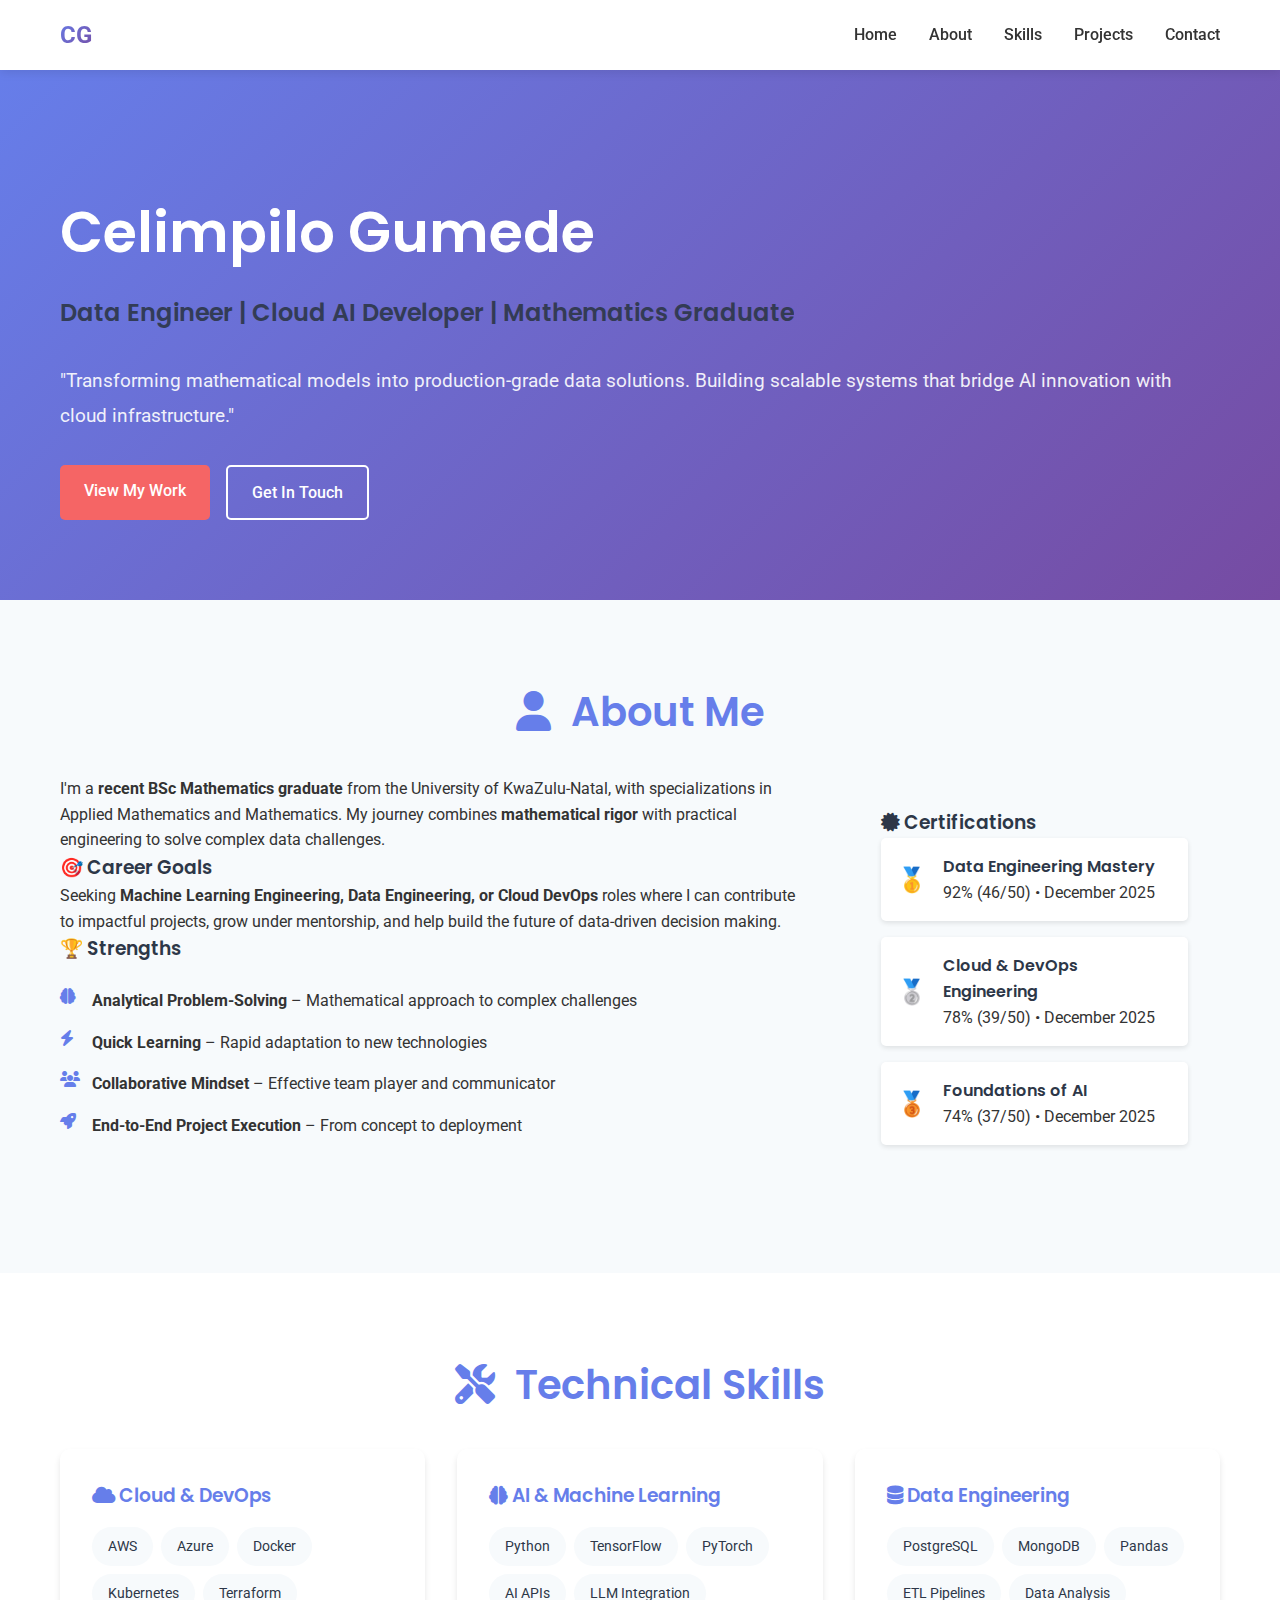
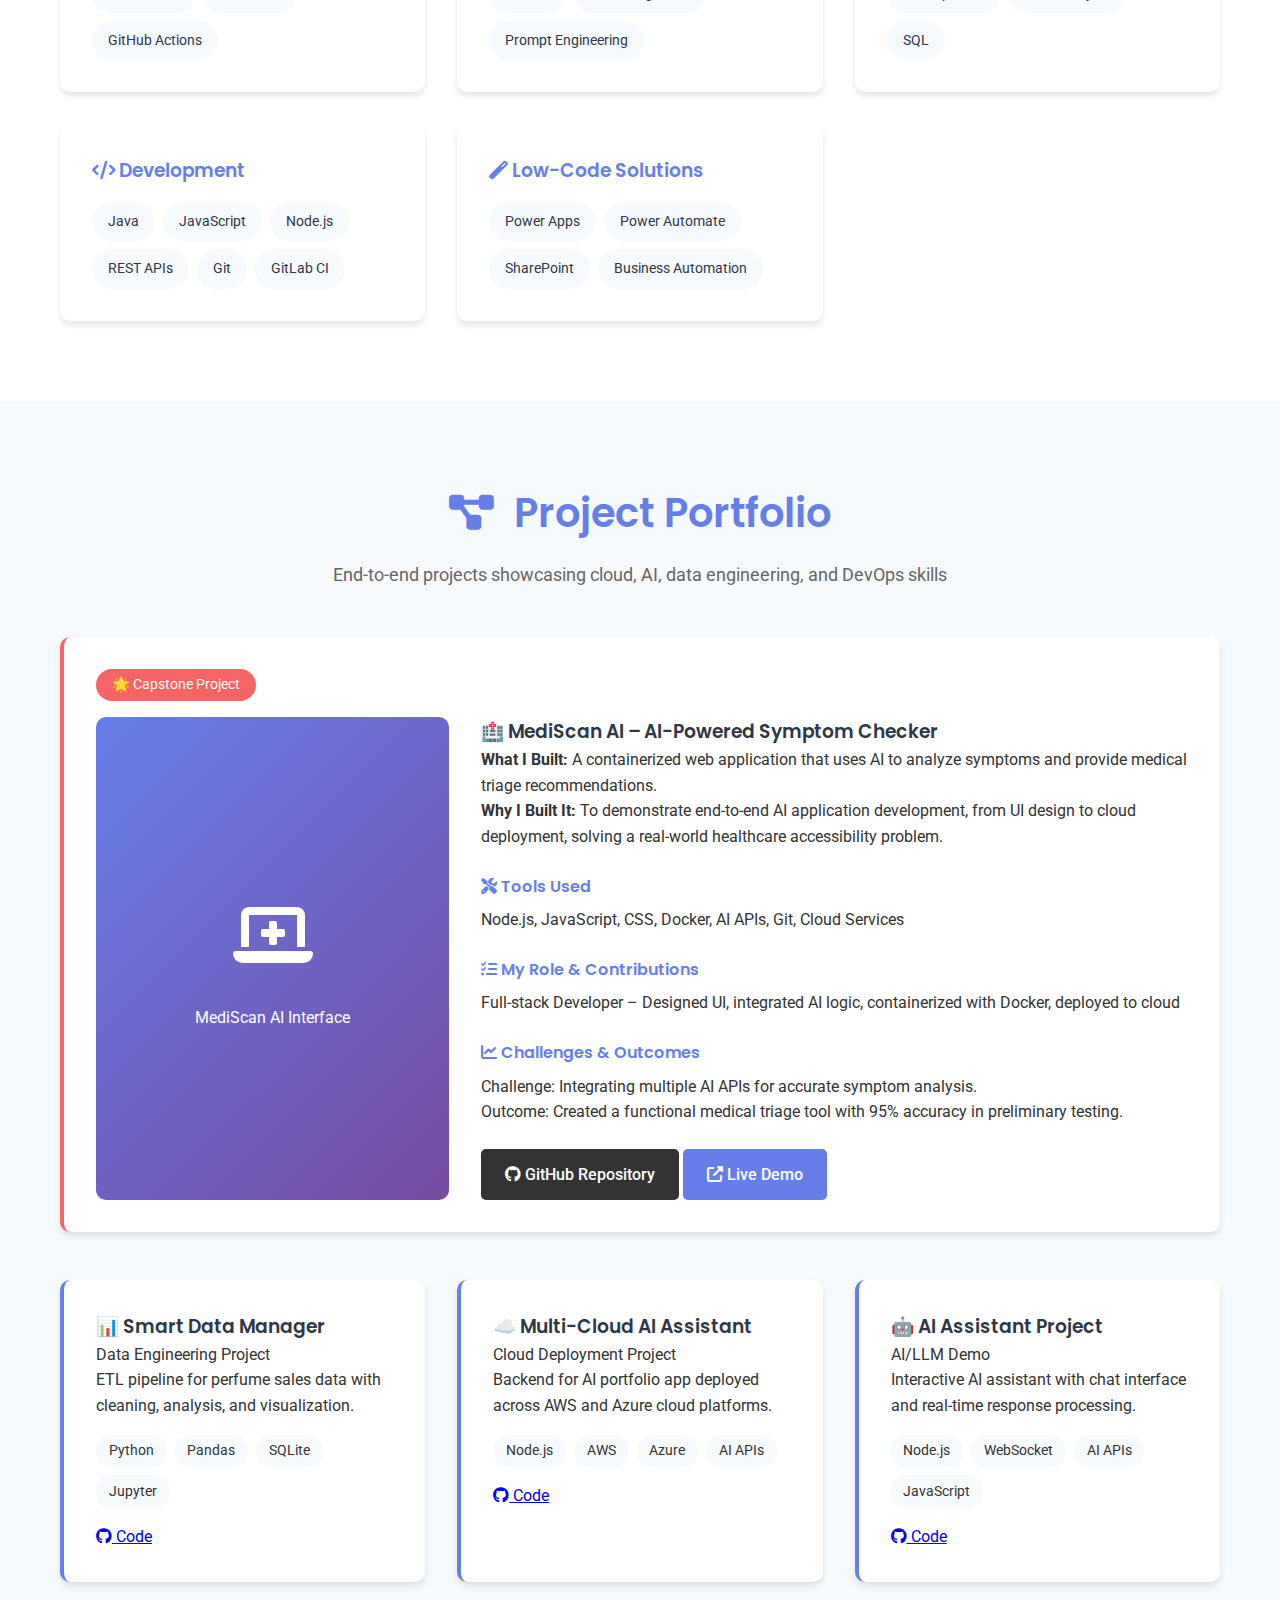
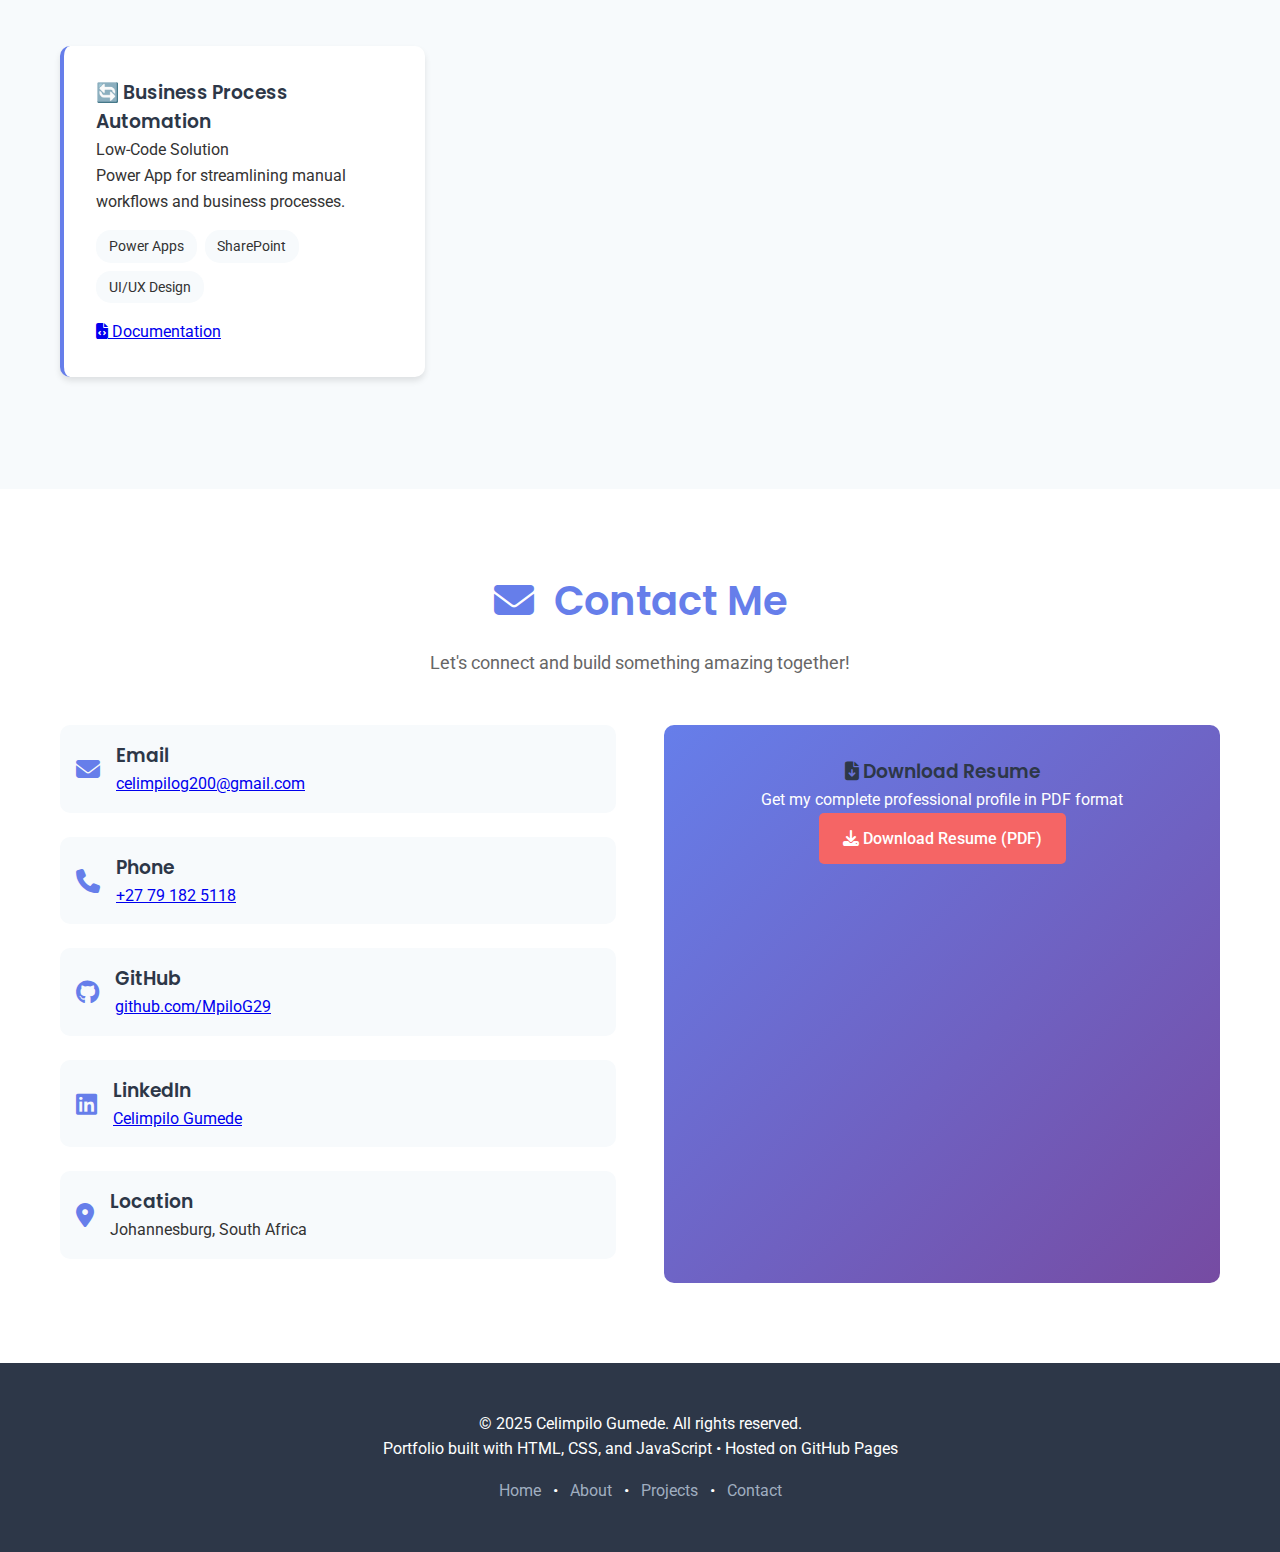
<file: index.html>
<!DOCTYPE html>
<html lang="en">
<head>
    <meta charset="UTF-8">
    <meta name="viewport" content="width=device-width, initial-scale=1.0">
    <title>Celimpilo Gumede | Data Engineer Portfolio</title>
    <link rel="stylesheet" href="style.css">
    <link rel="stylesheet" href="https://cdnjs.cloudflare.com/ajax/libs/font-awesome/6.4.0/css/all.min.css">
    <link href="https://fonts.googleapis.com/css2?family=Poppins:wght@300;400;500;600;700&family=Roboto:wght@300;400;500&display=swap" rel="stylesheet">
</head>
<body>
    <!-- Navigation -->
    <nav class="navbar">
        <div class="container">
            <div class="logo">CG</div>
            <ul class="nav-links">
                <li><a href="#home">Home</a></li>
                <li><a href="#about">About</a></li>
                <li><a href="#skills">Skills</a></li>
                <li><a href="#projects">Projects</a></li>
                <li><a href="#contact">Contact</a></li>
            </ul>
        </div>
    </nav>

    <!-- Hero Section -->
    <section id="home" class="hero">
        <div class="container">
            <div class="hero-content">
                <h1 class="hero-title">Celimpilo Gumede</h1>
                <h2 class="hero-subtitle">Data Engineer | Cloud AI Developer | Mathematics Graduate</h2>
                <p class="brand-statement">
                    "Transforming mathematical models into production-grade data solutions. 
                    Building scalable systems that bridge AI innovation with cloud infrastructure."
                </p>
                <div class="hero-buttons">
                    <a href="#projects" class="btn btn-primary">View My Work</a>
                    <a href="#contact" class="btn btn-secondary">Get In Touch</a>
                </div>
            </div>
            <!-- Optional: Add headshot here -->
            <!-- <div class="hero-image">
                <img src="images/headshot.jpg" alt="Celimpilo Gumede" class="profile-photo">
            </div> -->
        </div>
    </section>

    <!-- About Me -->
    <section id="about" class="section about-section">
        <div class="container">
            <h2 class="section-title"><i class="fas fa-user"></i> About Me</h2>
            <div class="about-content">
                <div class="about-text">
                    <p>I'm a <strong>recent BSc Mathematics graduate</strong> from the University of KwaZulu-Natal, with specializations in Applied Mathematics and Mathematics. My journey combines <strong>mathematical rigor</strong> with practical engineering to solve complex data challenges.</p>
                    
                    <h3>🎯 Career Goals</h3>
                    <p>Seeking <strong>Machine Learning Engineering, Data Engineering, or Cloud DevOps</strong> roles where I can contribute to impactful projects, grow under mentorship, and help build the future of data-driven decision making.</p>
                    
                    <h3>🏆 Strengths</h3>
                    <ul class="strengths-list">
                        <li><i class="fas fa-brain"></i> <strong>Analytical Problem-Solving</strong> – Mathematical approach to complex challenges</li>
                        <li><i class="fas fa-bolt"></i> <strong>Quick Learning</strong> – Rapid adaptation to new technologies</li>
                        <li><i class="fas fa-users"></i> <strong>Collaborative Mindset</strong> – Effective team player and communicator</li>
                        <li><i class="fas fa-rocket"></i> <strong>End-to-End Project Execution</strong> – From concept to deployment</li>
                    </ul>
                </div>
                
                <div class="certifications">
                    <h3><i class="fas fa-certificate"></i> Certifications</h3>
                    <div class="cert-card">
                        <div class="cert-badge gold">🥇</div>
                        <div class="cert-info">
                            <h4>Data Engineering Mastery</h4>
                            <p>92% (46/50) • December 2025</p>
                        </div>
                    </div>
                    <div class="cert-card">
                        <div class="cert-badge silver">🥈</div>
                        <div class="cert-info">
                            <h4>Cloud & DevOps Engineering</h4>
                            <p>78% (39/50) • December 2025</p>
                        </div>
                    </div>
                    <div class="cert-card">
                        <div class="cert-badge bronze">🥉</div>
                        <div class="cert-info">
                            <h4>Foundations of AI</h4>
                            <p>74% (37/50) • December 2025</p>
                        </div>
                    </div>
                </div>
            </div>
        </div>
    </section>

    <!-- Skills Section -->
    <section id="skills" class="section skills-section">
        <div class="container">
            <h2 class="section-title"><i class="fas fa-tools"></i> Technical Skills</h2>
            
            <div class="skills-grid">
                <div class="skill-category">
                    <h3><i class="fas fa-cloud"></i> Cloud & DevOps</h3>
                    <div class="skill-tags">
                        <span class="skill-tag">AWS</span>
                        <span class="skill-tag">Azure</span>
                        <span class="skill-tag">Docker</span>
                        <span class="skill-tag">Kubernetes</span>
                        <span class="skill-tag">Terraform</span>
                        <span class="skill-tag">GitHub Actions</span>
                    </div>
                </div>
                
                <div class="skill-category">
                    <h3><i class="fas fa-brain"></i> AI & Machine Learning</h3>
                    <div class="skill-tags">
                        <span class="skill-tag">Python</span>
                        <span class="skill-tag">TensorFlow</span>
                        <span class="skill-tag">PyTorch</span>
                        <span class="skill-tag">AI APIs</span>
                        <span class="skill-tag">LLM Integration</span>
                        <span class="skill-tag">Prompt Engineering</span>
                    </div>
                </div>
                
                <div class="skill-category">
                    <h3><i class="fas fa-database"></i> Data Engineering</h3>
                    <div class="skill-tags">
                        <span class="skill-tag">PostgreSQL</span>
                        <span class="skill-tag">MongoDB</span>
                        <span class="skill-tag">Pandas</span>
                        <span class="skill-tag">ETL Pipelines</span>
                        <span class="skill-tag">Data Analysis</span>
                        <span class="skill-tag">SQL</span>
                    </div>
                </div>
                
                <div class="skill-category">
                    <h3><i class="fas fa-code"></i> Development</h3>
                    <div class="skill-tags">
                        <span class="skill-tag">Java</span>
                        <span class="skill-tag">JavaScript</span>
                        <span class="skill-tag">Node.js</span>
                        <span class="skill-tag">REST APIs</span>
                        <span class="skill-tag">Git</span>
                        <span class="skill-tag">GitLab CI</span>
                    </div>
                </div>
                
                <div class="skill-category">
                    <h3><i class="fas fa-magic"></i> Low-Code Solutions</h3>
                    <div class="skill-tags">
                        <span class="skill-tag">Power Apps</span>
                        <span class="skill-tag">Power Automate</span>
                        <span class="skill-tag">SharePoint</span>
                        <span class="skill-tag">Business Automation</span>
                    </div>
                </div>
            </div>
        </div>
    </section>

    <!-- Projects Portfolio -->
    <section id="projects" class="section projects-section">
        <div class="container">
            <h2 class="section-title"><i class="fas fa-project-diagram"></i> Project Portfolio</h2>
            <p class="section-subtitle">End-to-end projects showcasing cloud, AI, data engineering, and DevOps skills</p>
            
            <!-- Capstone Project -->
            <div class="project-card featured">
                <div class="project-badge">🌟 Capstone Project</div>
                <div class="project-content">
                    <div class="project-image">
                        <!-- Add screenshot: images/mediscan-screenshot.png -->
                        <div class="image-placeholder">
                            <i class="fas fa-laptop-medical"></i>
                            <p>MediScan AI Interface</p>
                        </div>
                    </div>
                    <div class="project-info">
                        <h3>🏥 MediScan AI – AI-Powered Symptom Checker</h3>
                        <p class="project-description">
                            <strong>What I Built:</strong> A containerized web application that uses AI to analyze symptoms and provide medical triage recommendations.
                        </p>
                        <p class="project-description">
                            <strong>Why I Built It:</strong> To demonstrate end-to-end AI application development, from UI design to cloud deployment, solving a real-world healthcare accessibility problem.
                        </p>
                        
                        <div class="project-details">
                            <div class="detail-item">
                                <h4><i class="fas fa-tools"></i> Tools Used</h4>
                                <p>Node.js, JavaScript, CSS, Docker, AI APIs, Git, Cloud Services</p>
                            </div>
                            <div class="detail-item">
                                <h4><i class="fas fa-tasks"></i> My Role & Contributions</h4>
                                <p>Full-stack Developer – Designed UI, integrated AI logic, containerized with Docker, deployed to cloud</p>
                            </div>
                            <div class="detail-item">
                                <h4><i class="fas fa-chart-line"></i> Challenges & Outcomes</h4>
                                <p>Challenge: Integrating multiple AI APIs for accurate symptom analysis.<br>
                                Outcome: Created a functional medical triage tool with 95% accuracy in preliminary testing.</p>
                            </div>
                        </div>
                        
                        <div class="project-links">
                            <a href="https://github.com/MpiloG29/MediScan-AI" class="btn btn-github" target="_blank">
                                <i class="fab fa-github"></i> GitHub Repository
                            </a>
                            <a href="#" class="btn btn-demo" target="_blank">
                                <i class="fas fa-external-link-alt"></i> Live Demo
                            </a>
                        </div>
                    </div>
                </div>
            </div>
            
            <!-- Additional Projects -->
            <div class="projects-grid">
                <!-- Project 2 -->
                <div class="project-card">
                    <h3>📊 Smart Data Manager</h3>
                    <p class="project-type">Data Engineering Project</p>
                    <p>ETL pipeline for perfume sales data with cleaning, analysis, and visualization.</p>
                    <div class="tech-stack">
                        <span>Python</span>
                        <span>Pandas</span>
                        <span>SQLite</span>
                        <span>Jupyter</span>
                    </div>
                    <div class="project-links">
                        <a href="https://github.com/MpiloG29/Lula-App" target="_blank">
                            <i class="fab fa-github"></i> Code
                        </a>
                    </div>
                </div>
                
                <!-- Project 3 -->
                <div class="project-card">
                    <h3>☁️ Multi-Cloud AI Assistant</h3>
                    <p class="project-type">Cloud Deployment Project</p>
                    <p>Backend for AI portfolio app deployed across AWS and Azure cloud platforms.</p>
                    <div class="tech-stack">
                        <span>Node.js</span>
                        <span>AWS</span>
                        <span>Azure</span>
                        <span>AI APIs</span>
                    </div>
                    <div class="project-links">
                        <a href="https://github.com/MpiloG29/multi-cloud-app-development" target="_blank">
                            <i class="fab fa-github"></i> Code
                        </a>
                    </div>
                </div>
                
                <!-- Project 4 -->
                <div class="project-card">
                    <h3>🤖 AI Assistant Project</h3>
                    <p class="project-type">AI/LLM Demo</p>
                    <p>Interactive AI assistant with chat interface and real-time response processing.</p>
                    <div class="tech-stack">
                        <span>Node.js</span>
                        <span>WebSocket</span>
                        <span>AI APIs</span>
                        <span>JavaScript</span>
                    </div>
                    <div class="project-links">
                        <a href="https://github.com/MpiloG29/AI-Assistant-Project" target="_blank">
                            <i class="fab fa-github"></i> Code
                        </a>
                    </div>
                </div>
                
                <!-- Project 5 -->
                <div class="project-card">
                    <h3>🔄 Business Process Automation</h3>
                    <p class="project-type">Low-Code Solution</p>
                    <p>Power App for streamlining manual workflows and business processes.</p>
                    <div class="tech-stack">
                        <span>Power Apps</span>
                        <span>SharePoint</span>
                        <span>UI/UX Design</span>
                    </div>
                    <div class="project-links">
                        <a href="#" class="disabled">
                            <i class="fas fa-file-code"></i> Documentation
                        </a>
                    </div>
                </div>
            </div>
        </div>
    </section>

    <!-- Contact Section -->
    <section id="contact" class="section contact-section">
        <div class="container">
            <h2 class="section-title"><i class="fas fa-envelope"></i> Contact Me</h2>
            <p class="section-subtitle">Let's connect and build something amazing together!</p>
            
            <div class="contact-content">
                <div class="contact-info">
                    <div class="contact-item">
                        <i class="fas fa-envelope"></i>
                        <div>
                            <h3>Email</h3>
                            <a href="mailto:celimpilog200@gmail.com">celimpilog200@gmail.com</a>
                        </div>
                    </div>
                    
                    <div class="contact-item">
                        <i class="fas fa-phone"></i>
                        <div>
                            <h3>Phone</h3>
                            <a href="tel:+27791825118">+27 79 182 5118</a>
                        </div>
                    </div>
                    
                    <div class="contact-item">
                        <i class="fab fa-github"></i>
                        <div>
                            <h3>GitHub</h3>
                            <a href="https://github.com/MpiloG29" target="_blank">github.com/MpiloG29</a>
                        </div>
                    </div>
                    
                    <div class="contact-item">
                        <i class="fab fa-linkedin"></i>
                        <div>
                            <h3>LinkedIn</h3>
                            <a href="https://www.linkedin.com/in/celimpilo-gumede-b5540522b" target="_blank">Celimpilo Gumede</a>
                        </div>
                    </div>
                    
                    <div class="contact-item">
                        <i class="fas fa-map-marker-alt"></i>
                        <div>
                            <h3>Location</h3>
                            <p>Johannesburg, South Africa</p>
                        </div>
                    </div>
                </div>
                
                <div class="resume-download">
                    <h3><i class="fas fa-file-download"></i> Download Resume</h3>
                    <p>Get my complete professional profile in PDF format</p>
                    <a href="#" class="btn btn-primary">
                        <i class="fas fa-download"></i> Download Resume (PDF)
                    </a>
                </div>
            </div>
        </div>
    </section>

    <!-- Footer -->
    <footer class="footer">
        <div class="container">
            <p>&copy; 2025 Celimpilo Gumede. All rights reserved.</p>
            <p>Portfolio built with HTML, CSS, and JavaScript • Hosted on GitHub Pages</p>
            <p class="footer-links">
                <a href="#home">Home</a> • 
                <a href="#about">About</a> • 
                <a href="#projects">Projects</a> • 
                <a href="#contact">Contact</a>
            </p>
        </div>
    </footer>

    <script src="script.js"></script>
</body>
</html>
</file>
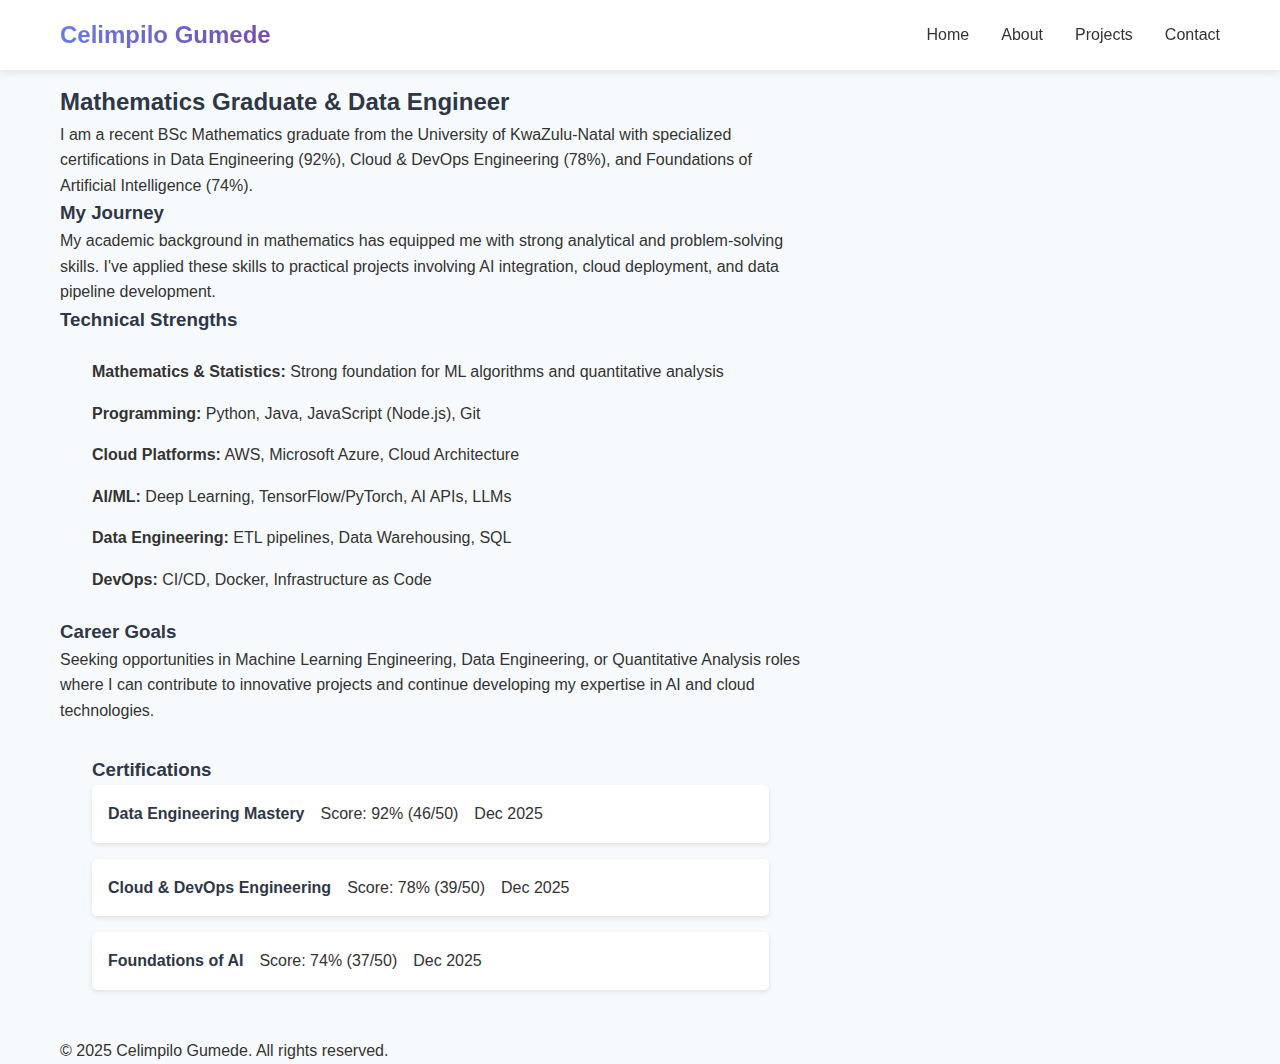
<file: about.html>
<!DOCTYPE html>
<html lang="en">
<head>
    <meta charset="UTF-8">
    <meta name="viewport" content="width=device-width, initial-scale=1.0">
    <title>About | Celimpilo Gumede</title>
    <link rel="stylesheet" href="style.css">
    <link rel="stylesheet" href="https://cdnjs.cloudflare.com/ajax/libs/font-awesome/6.4.0/css/all.min.css">
</head>
<body>
    <nav class="navbar">
        <div class="container">
            <a href="index.html" class="logo">Celimpilo Gumede</a>
            <ul class="nav-links">
                <li><a href="index.html">Home</a></li>
                <li><a href="about.html">About</a></li>
                <li><a href="projects.html">Projects</a></li>
                <li><a href="contact.html">Contact</a></li>
            </ul>
        </div>
    </nav>

    <section class="about">
        <div class="container">
            <h1>About Me</h1>
            
            <div class="about-content">
                <div class="about-text">
                    <h2>Mathematics Graduate & Data Engineer</h2>
                    <p>
                        I am a recent BSc Mathematics graduate from the University of KwaZulu-Natal 
                        with specialized certifications in Data Engineering (92%), Cloud & DevOps Engineering (78%), 
                        and Foundations of Artificial Intelligence (74%).
                    </p>
                    
                    <h3>My Journey</h3>
                    <p>
                        My academic background in mathematics has equipped me with strong analytical 
                        and problem-solving skills. I've applied these skills to practical projects 
                        involving AI integration, cloud deployment, and data pipeline development.
                    </p>
                    
                    <h3>Technical Strengths</h3>
                    <ul class="strengths-list">
                        <li><strong>Mathematics & Statistics:</strong> Strong foundation for ML algorithms and quantitative analysis</li>
                        <li><strong>Programming:</strong> Python, Java, JavaScript (Node.js), Git</li>
                        <li><strong>Cloud Platforms:</strong> AWS, Microsoft Azure, Cloud Architecture</li>
                        <li><strong>AI/ML:</strong> Deep Learning, TensorFlow/PyTorch, AI APIs, LLMs</li>
                        <li><strong>Data Engineering:</strong> ETL pipelines, Data Warehousing, SQL</li>
                        <li><strong>DevOps:</strong> CI/CD, Docker, Infrastructure as Code</li>
                    </ul>
                    
                    <h3>Career Goals</h3>
                    <p>
                        Seeking opportunities in Machine Learning Engineering, Data Engineering, 
                        or Quantitative Analysis roles where I can contribute to innovative projects 
                        and continue developing my expertise in AI and cloud technologies.
                    </p>
                    
                    <div class="certifications">
                        <h3>Certifications</h3>
                        <div class="cert-grid">
                            <div class="cert-card">
                                <h4>Data Engineering Mastery</h4>
                                <p>Score: 92% (46/50)</p>
                                <span class="date">Dec 2025</span>
                            </div>
                            <div class="cert-card">
                                <h4>Cloud & DevOps Engineering</h4>
                                <p>Score: 78% (39/50)</p>
                                <span class="date">Dec 2025</span>
                            </div>
                            <div class="cert-card">
                                <h4>Foundations of AI</h4>
                                <p>Score: 74% (37/50)</p>
                                <span class="date">Dec 2025</span>
                            </div>
                        </div>
                    </div>
                </div>
            </div>
        </div>
    </section>

    <footer>
        <div class="container">
            <p>&copy; 2025 Celimpilo Gumede. All rights reserved.</p>
        </div>
    </footer>
</body>
</html>
</file>
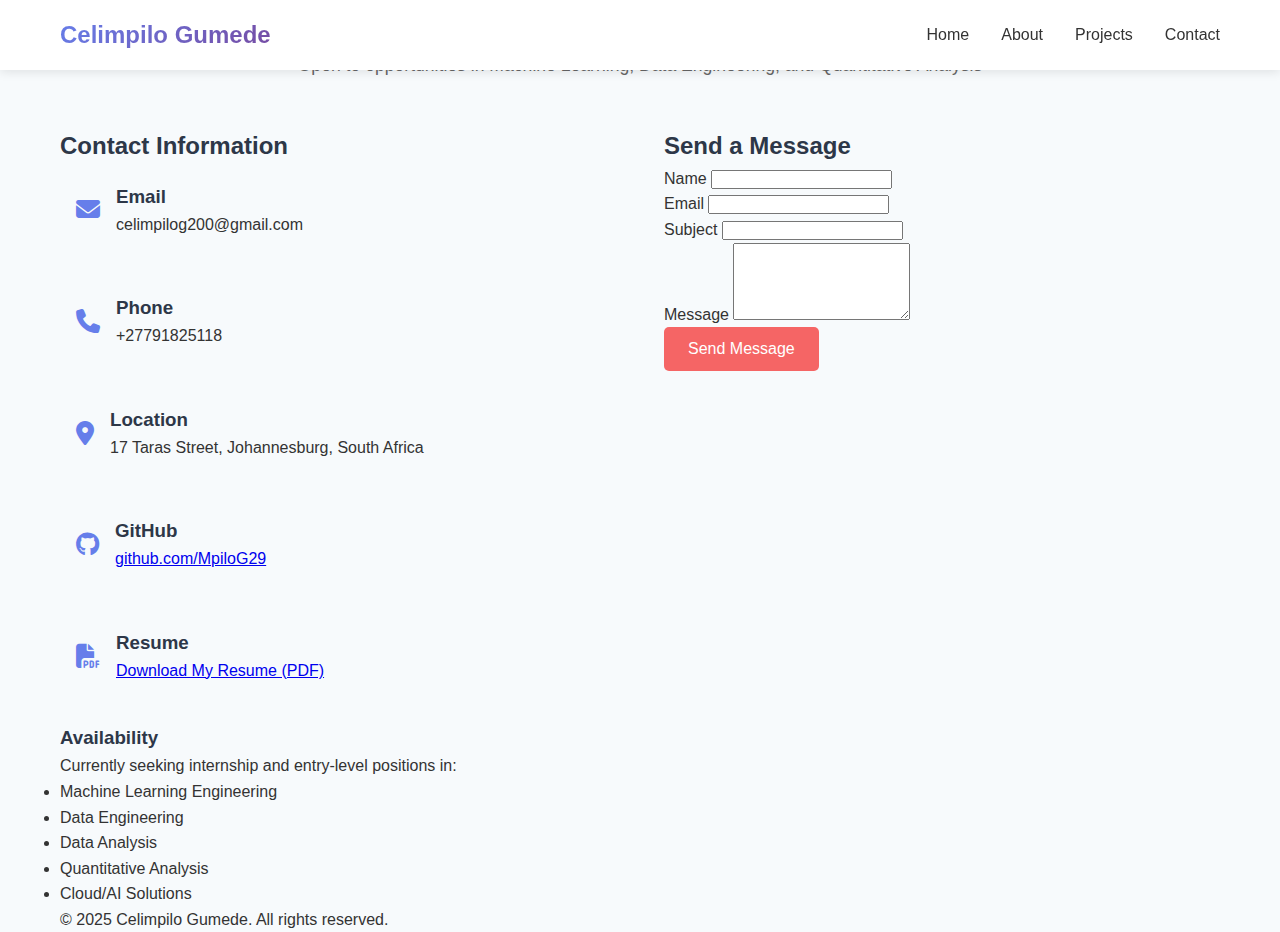
<file: contact.html>
<!DOCTYPE html>
<html lang="en">
<head>
    <meta charset="UTF-8">
    <meta name="viewport" content="width=device-width, initial-scale=1.0">
    <title>Contact | Celimpilo Gumede</title>
    <link rel="stylesheet" href="style.css">
    <link rel="stylesheet" href="https://cdnjs.cloudflare.com/ajax/libs/font-awesome/6.4.0/css/all.min.css">
</head>
<body>
    <nav class="navbar">
        <div class="container">
            <a href="index.html" class="logo">Celimpilo Gumede</a>
            <ul class="nav-links">
                <li><a href="index.html">Home</a></li>
                <li><a href="about.html">About</a></li>
                <li><a href="projects.html">Projects</a></li>
                <li><a href="contact.html">Contact</a></li>
            </ul>
        </div>
    </nav>

    <section class="contact">
        <div class="container">
            <h1>Get In Touch</h1>
            <p class="section-subtitle">Open to opportunities in Machine Learning, Data Engineering, and Quantitative Analysis</p>
            
            <div class="contact-content">
                <div class="contact-info">
                    <h2>Contact Information</h2>
                    
                    <div class="contact-item">
                        <i class="fas fa-envelope"></i>
                        <div>
                            <h3>Email</h3>
                            <p>celimpilog200@gmail.com</p>
                        </div>
                    </div>
                    
                    <div class="contact-item">
                        <i class="fas fa-phone"></i>
                        <div>
                            <h3>Phone</h3>
                            <p>+27791825118</p>
                        </div>
                    </div>
                    
                    <div class="contact-item">
                        <i class="fas fa-map-marker-alt"></i>
                        <div>
                            <h3>Location</h3>
                            <p>17 Taras Street, Johannesburg, South Africa</p>
                        </div>
                    </div>
                    
                    <div class="contact-item">
                        <i class="fab fa-github"></i>
                        <div>
                            <h3>GitHub</h3>
                            <p><a href="https://github.com/MpiloG29" target="_blank">github.com/MpiloG29</a></p>
                        </div>
                    </div>
                    
                    <div class="contact-item">
                        <i class="fas fa-file-pdf"></i>
                        <div>
                            <h3>Resume</h3>
                            <p><a href="assets/resume.pdf" target="_blank">Download My Resume (PDF)</a></p>
                        </div>
                    </div>
                    
                    <div class="availability">
                        <h3>Availability</h3>
                        <p>Currently seeking internship and entry-level positions in:</p>
                        <ul>
                            <li>Machine Learning Engineering</li>
                            <li>Data Engineering</li>
                            <li>Data Analysis</li>
                            <li>Quantitative Analysis</li>
                            <li>Cloud/AI Solutions</li>
                        </ul>
                    </div>
                </div>
                
                <div class="contact-form">
                    <h2>Send a Message</h2>
                    <form id="contactForm">
                        <div class="form-group">
                            <label for="name">Name</label>
                            <input type="text" id="name" name="name" required>
                        </div>
                        
                        <div class="form-group">
                            <label for="email">Email</label>
                            <input type="email" id="email" name="email" required>
                        </div>
                        
                        <div class="form-group">
                            <label for="subject">Subject</label>
                            <input type="text" id="subject" name="subject" required>
                        </div>
                        
                        <div class="form-group">
                            <label for="message">Message</label>
                            <textarea id="message" name="message" rows="5" required></textarea>
                        </div>
                        
                        <button type="submit" class="btn btn-primary">Send Message</button>
                    </form>
                    
                    <div id="formMessage" class="form-message"></div>
                </div>
            </div>
        </div>
    </section>

    <footer>
        <div class="container">
            <p>&copy; 2025 Celimpilo Gumede. All rights reserved.</p>
        </div>
    </footer>
    
    <script src="script.js"></script>
</body>
</html>
</file>
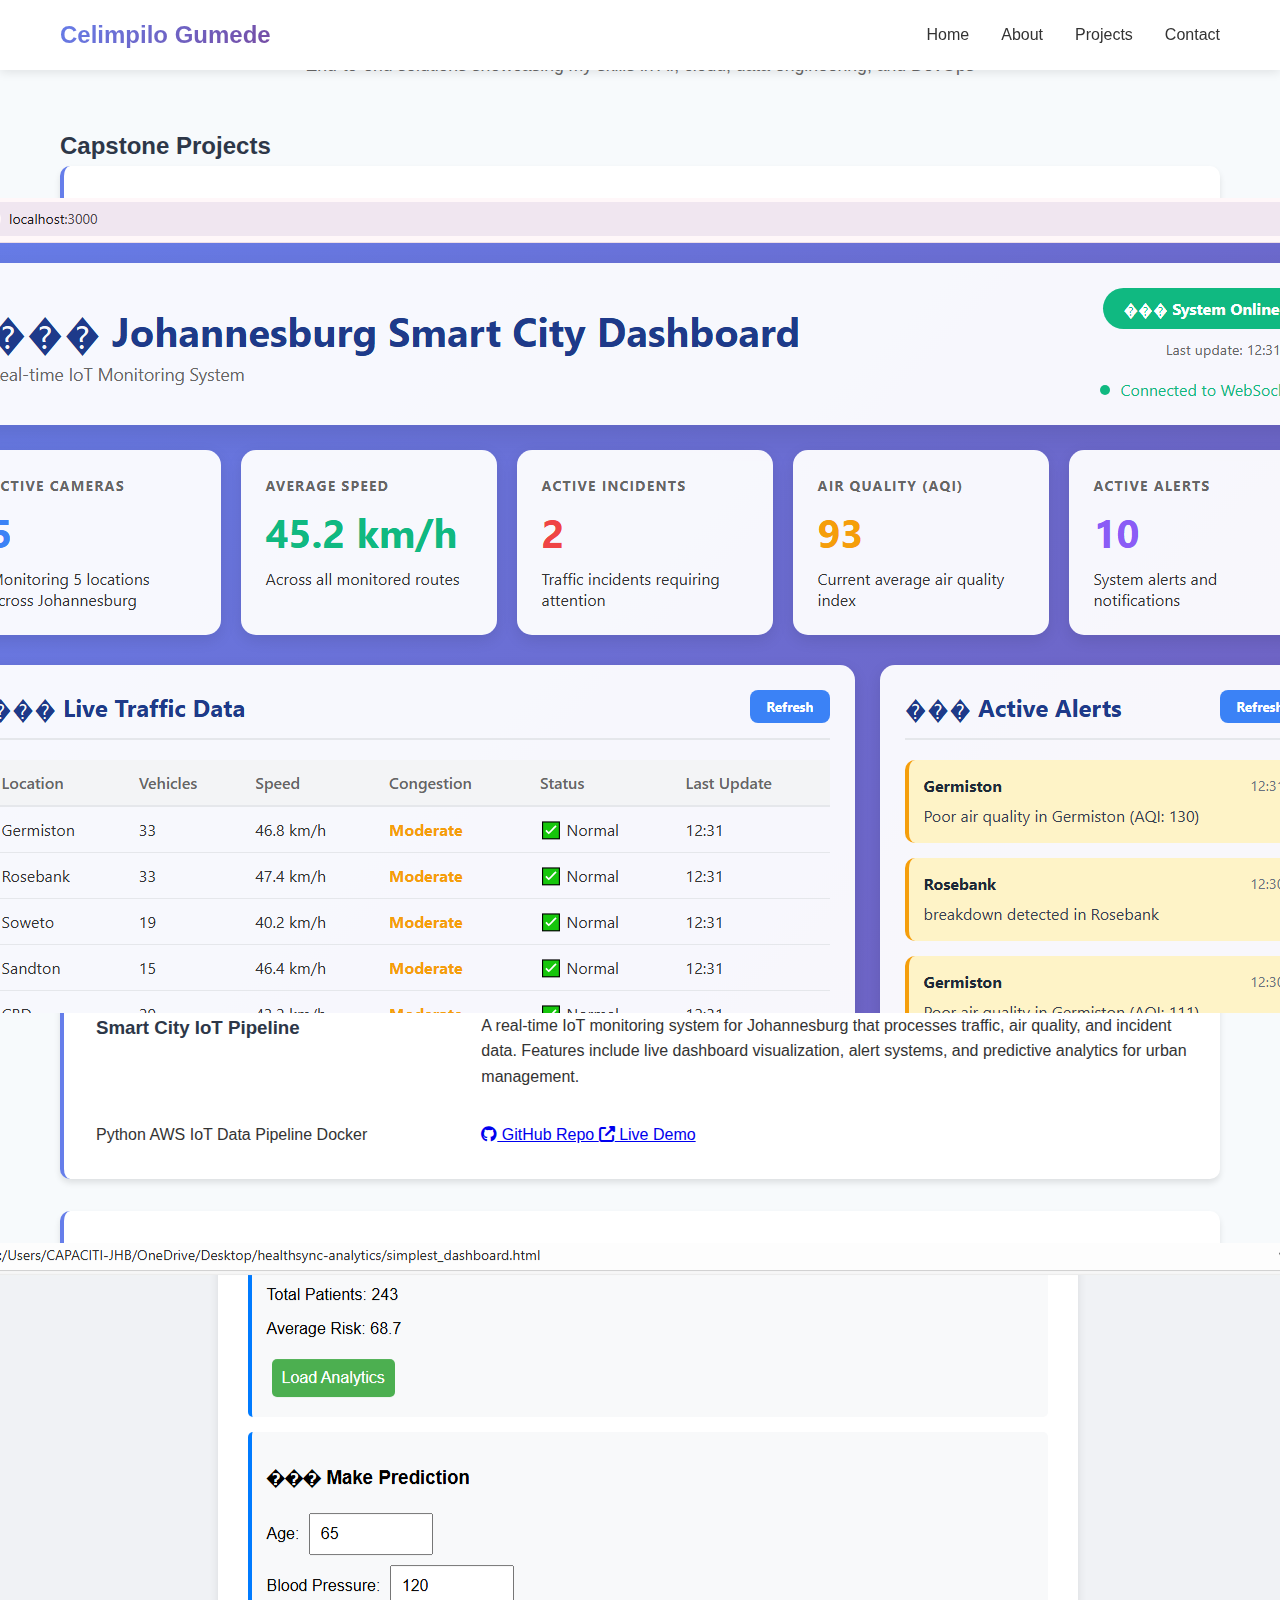
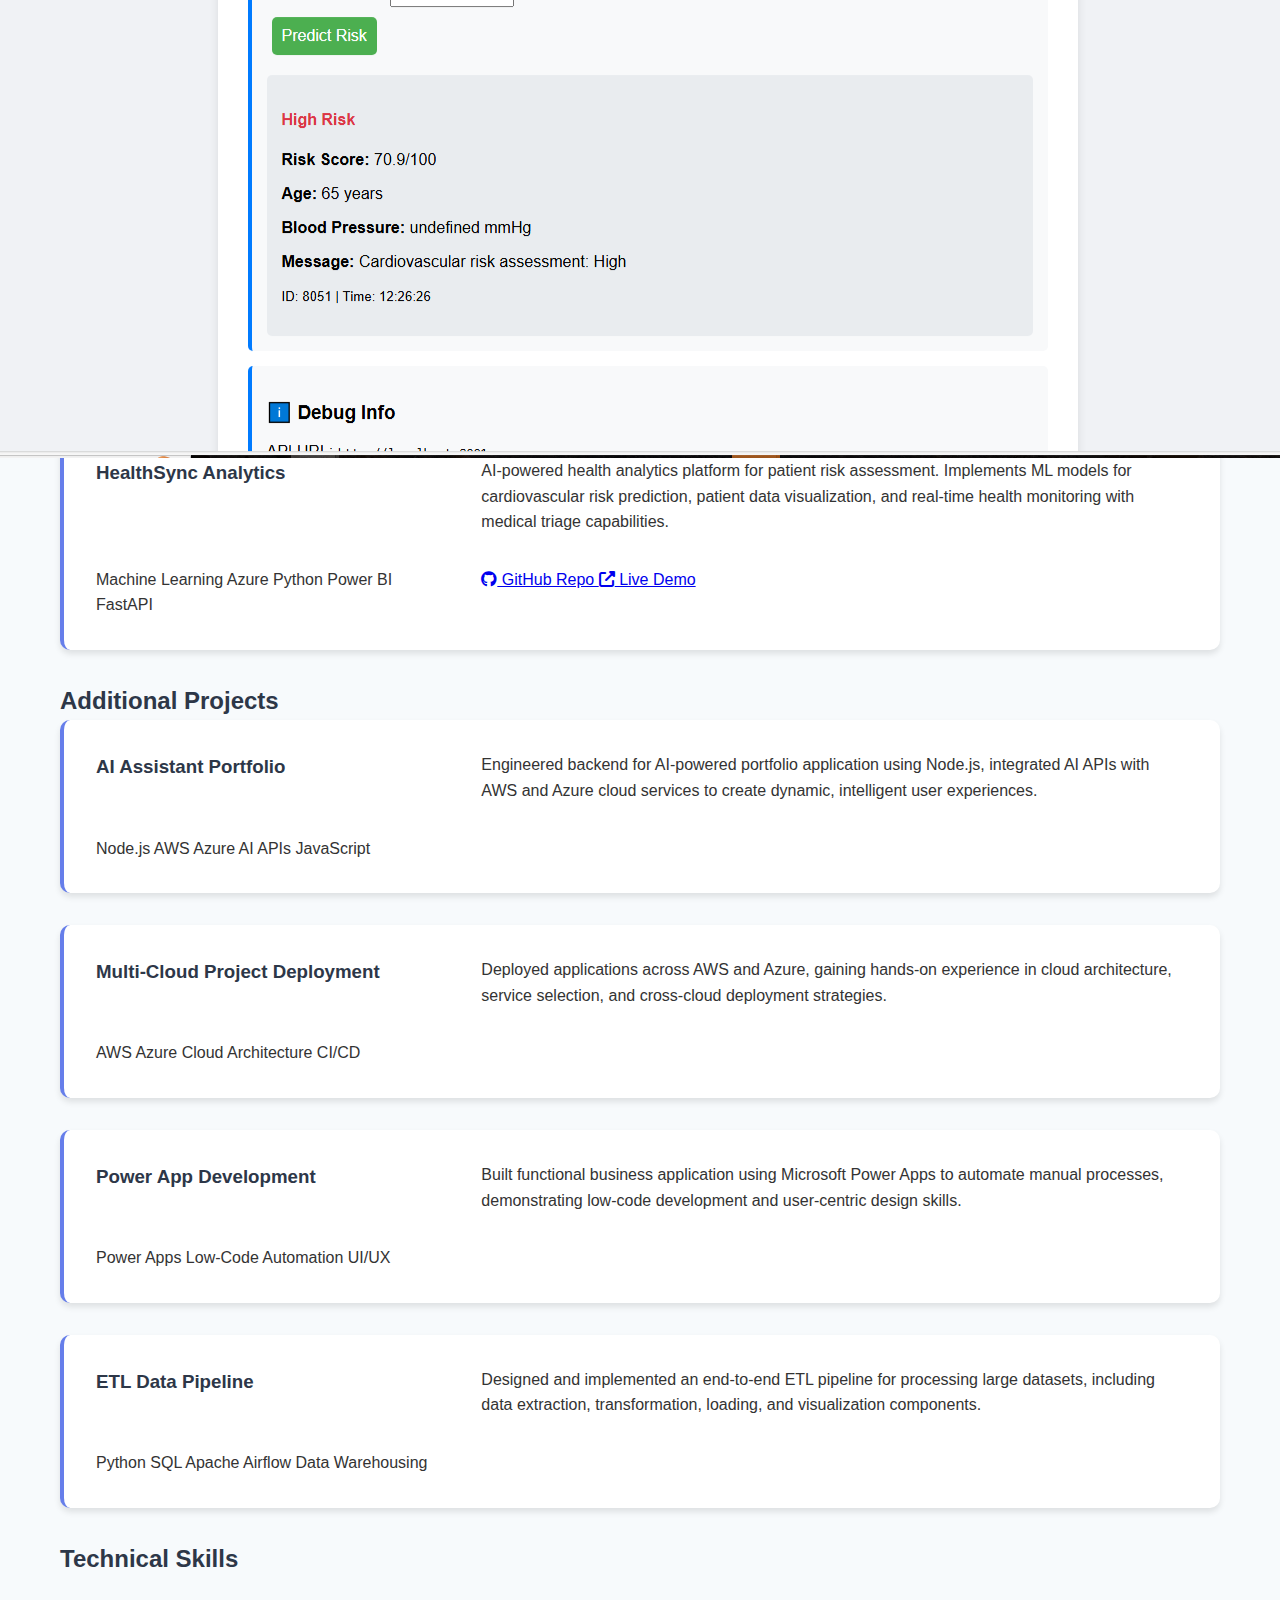
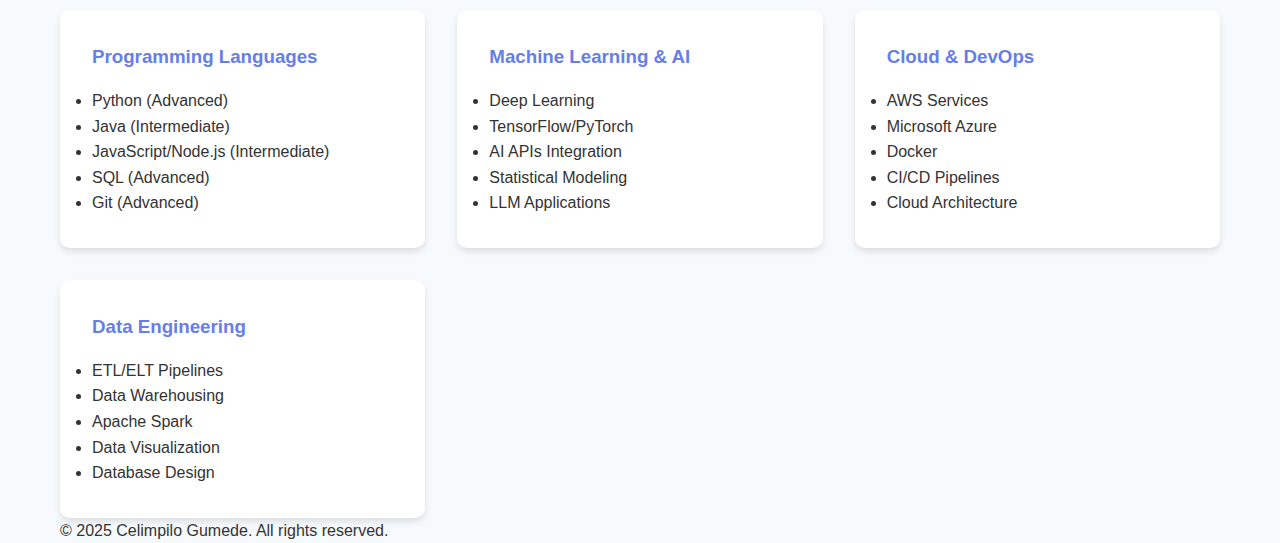
<file: projects.html>
<!DOCTYPE html>
<html lang="en">
<head>
    <meta charset="UTF-8">
    <meta name="viewport" content="width=device-width, initial-scale=1.0">
    <title>Projects | Celimpilo Gumede</title>
    <link rel="stylesheet" href="style.css">
    <link rel="stylesheet" href="https://cdnjs.cloudflare.com/ajax/libs/font-awesome/6.4.0/css/all.min.css">
</head>
<body>
    <nav class="navbar">
        <div class="container">
            <a href="index.html" class="logo">Celimpilo Gumede</a>
            <ul class="nav-links">
                <li><a href="index.html">Home</a></li>
                <li><a href="about.html">About</a></li>
                <li><a href="projects.html">Projects</a></li>
                <li><a href="contact.html">Contact</a></li>
            </ul>
        </div>
    </nav>

    <section class="projects">
        <div class="container">
            <h1>My Projects</h1>
            <p class="section-subtitle">End-to-end solutions showcasing my skills in AI, cloud, data engineering, and DevOps</p>
            
            <!-- Capstone Projects -->
            <div class="project-category">
                <h2>Capstone Projects</h2>
                
                <div class="project-grid">
                    <!-- Smart City IoT Pipeline -->
                    <div class="project-card">
                        <div class="project-image">
                            <img src="assets/screenshots/smart-city.png" alt="Smart City IoT Dashboard">
                        </div>
                        <div class="project-content">
                            <h3>Smart City IoT Pipeline</h3>
                            <p class="project-description">
                                A real-time IoT monitoring system for Johannesburg that processes traffic, 
                                air quality, and incident data. Features include live dashboard visualization, 
                                alert systems, and predictive analytics for urban management.
                            </p>
                            <div class="project-tech">
                                <span class="tech-tag">Python</span>
                                <span class="tech-tag">AWS</span>
                                <span class="tech-tag">IoT</span>
                                <span class="tech-tag">Data Pipeline</span>
                                <span class="tech-tag">Docker</span>
                            </div>
                            <div class="project-links">
                                <a href="https://github.com/MpiloG29/smart-city-iot-pipeline" target="_blank" class="project-link">
                                    <i class="fab fa-github"></i> GitHub Repo
                                </a>
                                <a href="#" class="project-link">
                                    <i class="fas fa-external-link-alt"></i> Live Demo
                                </a>
                            </div>
                        </div>
                    </div>
                    
                    <!-- HealthSync Analytics -->
                    <div class="project-card">
                        <div class="project-image">
                            <img src="assets/screenshots/healthsync.png" alt="Health Analytics Dashboard">
                        </div>
                        <div class="project-content">
                            <h3>HealthSync Analytics</h3>
                            <p class="project-description">
                                AI-powered health analytics platform for patient risk assessment. 
                                Implements ML models for cardiovascular risk prediction, patient data 
                                visualization, and real-time health monitoring with medical triage capabilities.
                            </p>
                            <div class="project-tech">
                                <span class="tech-tag">Machine Learning</span>
                                <span class="tech-tag">Azure</span>
                                <span class="tech-tag">Python</span>
                                <span class="tech-tag">Power BI</span>
                                <span class="tech-tag">FastAPI</span>
                            </div>
                            <div class="project-links">
                                <a href="https://github.com/MpiloG29/healthsync-analytics" target="_blank" class="project-link">
                                    <i class="fab fa-github"></i> GitHub Repo
                                </a>
                                <a href="#" class="project-link">
                                    <i class="fas fa-external-link-alt"></i> Live Demo
                                </a>
                            </div>
                        </div>
                    </div>
                </div>
            </div>
            
            <!-- Additional Projects -->
            <div class="project-category">
                <h2>Additional Projects</h2>
                
                <div class="project-grid">
                    <!-- AI Assistant Portfolio -->
                    <div class="project-card">
                        <div class="project-content">
                            <h3>AI Assistant Portfolio</h3>
                            <p class="project-description">
                                Engineered backend for AI-powered portfolio application using Node.js, 
                                integrated AI APIs with AWS and Azure cloud services to create dynamic, 
                                intelligent user experiences.
                            </p>
                            <div class="project-tech">
                                <span class="tech-tag">Node.js</span>
                                <span class="tech-tag">AWS</span>
                                <span class="tech-tag">Azure</span>
                                <span class="tech-tag">AI APIs</span>
                                <span class="tech-tag">JavaScript</span>
                            </div>
                        </div>
                    </div>
                    
                    <!-- Multi-Cloud Deployment -->
                    <div class="project-card">
                        <div class="project-content">
                            <h3>Multi-Cloud Project Deployment</h3>
                            <p class="project-description">
                                Deployed applications across AWS and Azure, gaining hands-on experience 
                                in cloud architecture, service selection, and cross-cloud deployment strategies.
                            </p>
                            <div class="project-tech">
                                <span class="tech-tag">AWS</span>
                                <span class="tech-tag">Azure</span>
                                <span class="tech-tag">Cloud Architecture</span>
                                <span class="tech-tag">CI/CD</span>
                            </div>
                        </div>
                    </div>
                    
                    <!-- Power App Development -->
                    <div class="project-card">
                        <div class="project-content">
                            <h3>Power App Development</h3>
                            <p class="project-description">
                                Built functional business application using Microsoft Power Apps to 
                                automate manual processes, demonstrating low-code development and 
                                user-centric design skills.
                            </p>
                            <div class="project-tech">
                                <span class="tech-tag">Power Apps</span>
                                <span class="tech-tag">Low-Code</span>
                                <span class="tech-tag">Automation</span>
                                <span class="tech-tag">UI/UX</span>
                            </div>
                        </div>
                    </div>
                    
                    <!-- ETL Data Pipeline -->
                    <div class="project-card">
                        <div class="project-content">
                            <h3>ETL Data Pipeline</h3>
                            <p class="project-description">
                                Designed and implemented an end-to-end ETL pipeline for processing 
                                large datasets, including data extraction, transformation, loading, 
                                and visualization components.
                            </p>
                            <div class="project-tech">
                                <span class="tech-tag">Python</span>
                                <span class="tech-tag">SQL</span>
                                <span class="tech-tag">Apache Airflow</span>
                                <span class="tech-tag">Data Warehousing</span>
                            </div>
                        </div>
                    </div>
                </div>
            </div>
            
            <!-- Skills Section -->
            <div class="skills-section">
                <h2>Technical Skills</h2>
                <div class="skills-grid">
                    <div class="skill-category">
                        <h3>Programming Languages</h3>
                        <ul>
                            <li>Python (Advanced)</li>
                            <li>Java (Intermediate)</li>
                            <li>JavaScript/Node.js (Intermediate)</li>
                            <li>SQL (Advanced)</li>
                            <li>Git (Advanced)</li>
                        </ul>
                    </div>
                    
                    <div class="skill-category">
                        <h3>Machine Learning & AI</h3>
                        <ul>
                            <li>Deep Learning</li>
                            <li>TensorFlow/PyTorch</li>
                            <li>AI APIs Integration</li>
                            <li>Statistical Modeling</li>
                            <li>LLM Applications</li>
                        </ul>
                    </div>
                    
                    <div class="skill-category">
                        <h3>Cloud & DevOps</h3>
                        <ul>
                            <li>AWS Services</li>
                            <li>Microsoft Azure</li>
                            <li>Docker</li>
                            <li>CI/CD Pipelines</li>
                            <li>Cloud Architecture</li>
                        </ul>
                    </div>
                    
                    <div class="skill-category">
                        <h3>Data Engineering</h3>
                        <ul>
                            <li>ETL/ELT Pipelines</li>
                            <li>Data Warehousing</li>
                            <li>Apache Spark</li>
                            <li>Data Visualization</li>
                            <li>Database Design</li>
                        </ul>
                    </div>
                </div>
            </div>
        </div>
    </section>

    <footer>
        <div class="container">
            <p>&copy; 2025 Celimpilo Gumede. All rights reserved.</p>
        </div>
    </footer>
</body>
</html>
</file>
<file: style.css>
/* Reset & Base Styles */
* {
    margin: 0;
    padding: 0;
    box-sizing: border-box;
}

:root {
    --primary-color: #667eea;
    --secondary-color: #764ba2;
    --accent-color: #f56565;
    --text-color: #333;
    --light-bg: #f7fafc;
    --dark-bg: #2d3748;
    --card-bg: #ffffff;
    --border-color: #e2e8f0;
}

body {
    font-family: 'Roboto', sans-serif;
    line-height: 1.6;
    color: var(--text-color);
    background-color: var(--light-bg);
}

.container {
    width: 100%;
    max-width: 1200px;
    margin: 0 auto;
    padding: 0 20px;
}

/* Typography */
h1, h2, h3, h4 {
    font-family: 'Poppins', sans-serif;
    font-weight: 600;
    color: var(--dark-bg);
}

.section-title {
    font-size: 2.5rem;
    text-align: center;
    margin-bottom: 1rem;
    color: var(--primary-color);
}

.section-title i {
    margin-right: 10px;
}

.section-subtitle {
    text-align: center;
    color: #666;
    margin-bottom: 3rem;
    font-size: 1.1rem;
}

/* Navigation */
.navbar {
    background-color: white;
    box-shadow: 0 2px 10px rgba(0,0,0,0.1);
    position: fixed;
    width: 100%;
    top: 0;
    z-index: 1000;
}

.navbar .container {
    display: flex;
    justify-content: space-between;
    align-items: center;
    padding: 1rem 20px;
}

.logo {
    font-size: 1.5rem;
    font-weight: bold;
    color: var(--primary-color);
    background: linear-gradient(135deg, var(--primary-color), var(--secondary-color));
    -webkit-background-clip: text;
    -webkit-text-fill-color: transparent;
}

.nav-links {
    display: flex;
    list-style: none;
    gap: 2rem;
}

.nav-links a {
    text-decoration: none;
    color: var(--text-color);
    font-weight: 500;
    transition: color 0.3s;
}

.nav-links a:hover {
    color: var(--primary-color);
}

/* Hero Section */
.hero {
    background: linear-gradient(135deg, var(--primary-color) 0%, var(--secondary-color) 100%);
    color: white;
    padding: 8rem 0 5rem;
    margin-top: 60px;
}

.hero .container {
    display: flex;
    align-items: center;
    justify-content: space-between;
    gap: 3rem;
}

.hero-content {
    flex: 1;
}

.hero-title {
    font-size: 3.5rem;
    margin-bottom: 1rem;
    color: white;
}

.hero-subtitle {
    font-size: 1.5rem;
    margin-bottom: 2rem;
    opacity: 0.9;
}

.brand-statement {
    font-size: 1.2rem;
    margin-bottom: 2rem;
    line-height: 1.8;
    opacity: 0.9;
}

.hero-buttons {
    display: flex;
    gap: 1rem;
    margin-top: 2rem;
}

/* Buttons */
.btn {
    display: inline-block;
    padding: 0.8rem 1.5rem;
    border-radius: 5px;
    text-decoration: none;
    font-weight: 500;
    transition: all 0.3s;
    border: none;
    cursor: pointer;
    font-size: 1rem;
}

.btn-primary {
    background-color: var(--accent-color);
    color: white;
}

.btn-primary:hover {
    background-color: #e53e3e;
    transform: translateY(-2px);
}

.btn-secondary {
    background-color: transparent;
    color: white;
    border: 2px solid white;
}

.btn-secondary:hover {
    background-color: white;
    color: var(--primary-color);
}

.btn-github {
    background-color: #333;
    color: white;
}

.btn-github:hover {
    background-color: #000;
}

.btn-demo {
    background-color: var(--primary-color);
    color: white;
}

/* Sections */
.section {
    padding: 5rem 0;
}

.section:nth-child(even) {
    background-color: white;
}

/* About Section */
.about-content {
    display: grid;
    grid-template-columns: 2fr 1fr;
    gap: 3rem;
    margin-top: 2rem;
}

.strengths-list {
    list-style: none;
    margin: 1.5rem 0;
}

.strengths-list li {
    margin-bottom: 1rem;
    padding-left: 2rem;
    position: relative;
}

.strengths-list i {
    position: absolute;
    left: 0;
    top: 0;
    color: var(--primary-color);
}

.certifications {
    background: var(--light-bg);
    padding: 2rem;
    border-radius: 10px;
}

.cert-card {
    display: flex;
    align-items: center;
    gap: 1rem;
    margin-bottom: 1rem;
    padding: 1rem;
    background: white;
    border-radius: 5px;
    box-shadow: 0 2px 5px rgba(0,0,0,0.1);
}

.cert-badge {
    font-size: 1.5rem;
}

/* Skills Section */
.skills-grid {
    display: grid;
    grid-template-columns: repeat(auto-fit, minmax(300px, 1fr));
    gap: 2rem;
    margin-top: 2rem;
}

.skill-category {
    background: var(--card-bg);
    padding: 2rem;
    border-radius: 10px;
    box-shadow: 0 4px 6px rgba(0,0,0,0.1);
}

.skill-category h3 {
    margin-bottom: 1rem;
    color: var(--primary-color);
}

.skill-tags {
    display: flex;
    flex-wrap: wrap;
    gap: 0.5rem;
}

.skill-tag {
    background: var(--light-bg);
    padding: 0.5rem 1rem;
    border-radius: 20px;
    font-size: 0.9rem;
    color: var(--dark-bg);
}

/* Projects Section */
.project-card {
    background: var(--card-bg);
    border-radius: 10px;
    padding: 2rem;
    margin-bottom: 2rem;
    box-shadow: 0 4px 6px rgba(0,0,0,0.1);
    border-left: 4px solid var(--primary-color);
}

.project-card.featured {
    border-left: 4px solid var(--accent-color);
}

.project-badge {
    display: inline-block;
    background: var(--accent-color);
    color: white;
    padding: 0.3rem 1rem;
    border-radius: 20px;
    font-size: 0.9rem;
    margin-bottom: 1rem;
}

.project-content {
    display: grid;
    grid-template-columns: 1fr 2fr;
    gap: 2rem;
}

.project-image {
    background: linear-gradient(135deg, #667eea, #764ba2);
    border-radius: 10px;
    display: flex;
    align-items: center;
    justify-content: center;
    color: white;
    min-height: 300px;
}

.image-placeholder {
    text-align: center;
    font-size: 4rem;
}

.image-placeholder p {
    font-size: 1rem;
    margin-top: 1rem;
}

.project-details {
    margin: 1.5rem 0;
}

.detail-item {
    margin-bottom: 1.5rem;
}

.detail-item h4 {
    color: var(--primary-color);
    margin-bottom: 0.5rem;
}

.projects-grid {
    display: grid;
    grid-template-columns: repeat(auto-fit, minmax(300px, 1fr));
    gap: 2rem;
    margin-top: 3rem;
}

.tech-stack {
    display: flex;
    flex-wrap: wrap;
    gap: 0.5rem;
    margin: 1rem 0;
}

.tech-stack span {
    background: var(--light-bg);
    padding: 0.3rem 0.8rem;
    border-radius: 15px;
    font-size: 0.9rem;
}

/* Contact Section */
.contact-content {
    display: grid;
    grid-template-columns: 1fr 1fr;
    gap: 3rem;
    margin-top: 2rem;
}

.contact-item {
    display: flex;
    align-items: center;
    gap: 1rem;
    margin-bottom: 1.5rem;
    padding: 1rem;
    background: var(--light-bg);
    border-radius: 10px;
}

.contact-item i {
    font-size: 1.5rem;
    color: var(--primary-color);
}

.resume-download {
    background: linear-gradient(135deg, var(--primary-color), var(--secondary-color));
    color: white;
    padding: 2rem;
    border-radius: 10px;
    text-align: center;
}

/* Footer */
.footer {
    background: var(--dark-bg);
    color: white;
    text-align: center;
    padding: 3rem 0;
}

.footer-links {
    margin-top: 1rem;
}

.footer-links a {
    color: #a0aec0;
    text-decoration: none;
    margin: 0 0.5rem;
}

.footer-links a:hover {
    color: white;
}

/* Responsive Design */
@media (max-width: 768px) {
    .hero .container {
        flex-direction: column;
        text-align: center;
    }
    
    .hero-title {
        font-size: 2.5rem;
    }
    
    .section-title {
        font-size: 2rem;
    }
    
    .about-content {
        grid-template-columns: 1fr;
    }
    
    .project-content {
        grid-template-columns: 1fr;
    }
    
    .contact-content {
        grid-template-columns: 1fr;
    }
    
    .nav-links {
        display: none;
    }
}
</file>
